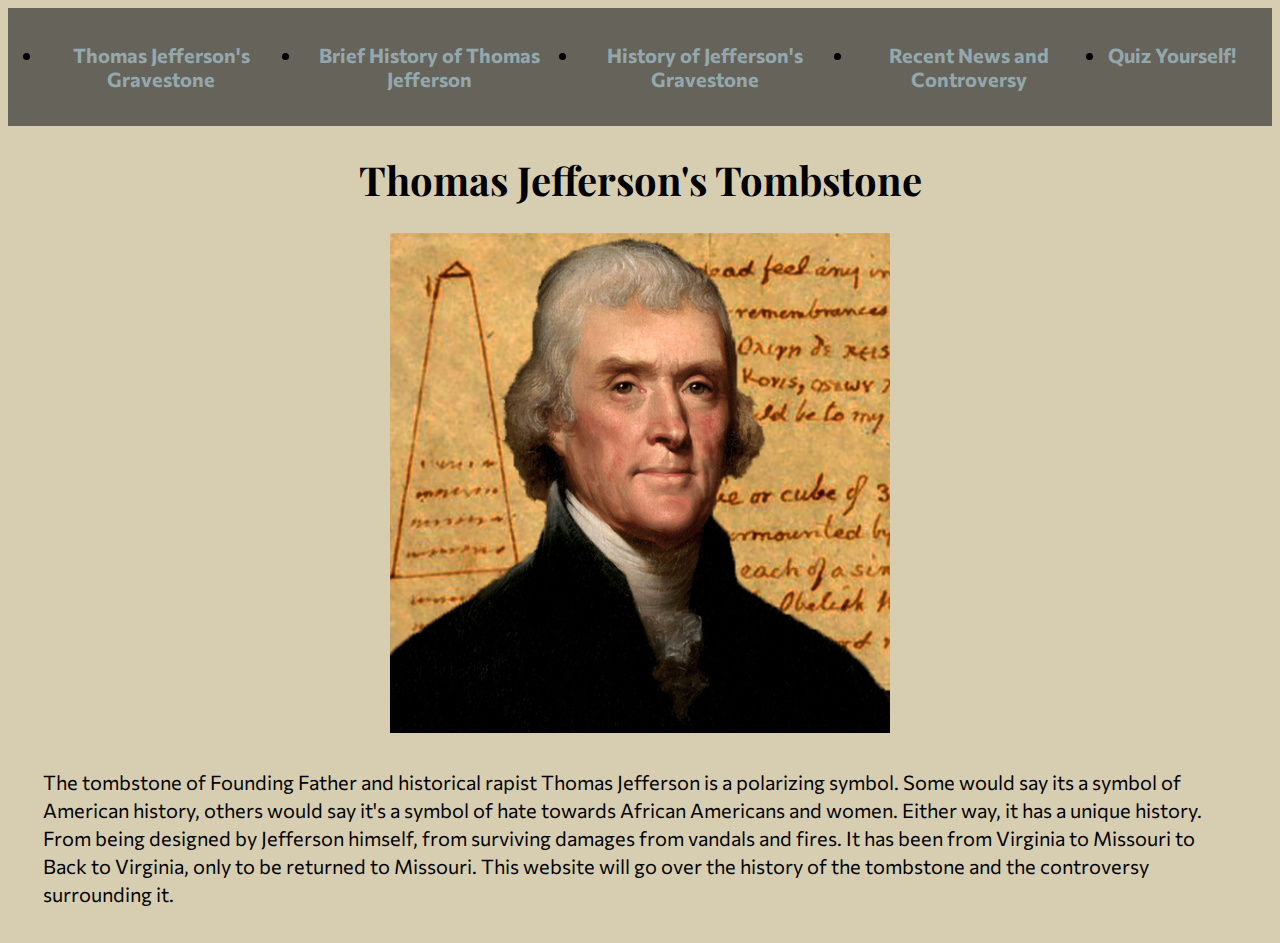
<file: index.html>
<html lang="en">
  <head>
    <meta charset="utf-8">
    <title>Thomas Jefferson's Gravestone</title>
    <meta name="description" content="The background and controversy of the Thomas Jefferson gravetone">
    <meta name="author" content="Minh Connors">
    <meta name="keywords" content="thomas jefferson gravetone">
    <link rel="stylesheet" type="text/css" href="style.css">
  <link href="https://fonts.googleapis.com/css2?family=Commissioner&family=Playfair+Display&display=swap" rel="stylesheet">

  </head>

  <body>
    <nav>
      <ul class="menu">




               <li class="item"><a href="index.html">Thomas Jefferson's Gravestone</a></li>&nbsp; &nbsp; &nbsp; &nbsp;
                  <li class="item"><a href="firstpage.html">Brief History of Thomas Jefferson</a></li>&nbsp; &nbsp; &nbsp; &nbsp;
                <li class="item"><a href="secondpage.html">History of Jefferson's Gravestone</a></li>&nbsp; &nbsp; &nbsp; &nbsp;
                <li class="item"><a href="thirdpage.html">Recent News and Controversy </a></li>&nbsp; &nbsp; &nbsp; &nbsp;
                  <li class="item"><a href="fourthpage.html">Quiz Yourself! </a>&nbsp; &nbsp; &nbsp; &nbsp;

  </ul>
  </nav>
    <main>
      <div id="intro-header">
      <h1>Thomas Jefferson's Tombstone</h1>
  <img src="thomasejeffersonoverlay.jpg" alt="Overlay of Thomas Jefferson and Plans"  ALIGN=”left”  width="500" height="500">
<p>The tombstone of Founding Father and historical rapist Thomas Jefferson is a polarizing symbol. Some would say its a symbol of American history, others would say it's a symbol of hate towards African Americans and women. Either way, it has a unique history. From being designed by Jefferson himself, from surviving damages from vandals and fires. It has been from Virginia to Missouri to Back to Virginia, only to be returned to Missouri. This website will go over the history of the tombstone and the controversy surrounding it.
</p>


    </div>
    </main>
  </body>
</html>
</file>
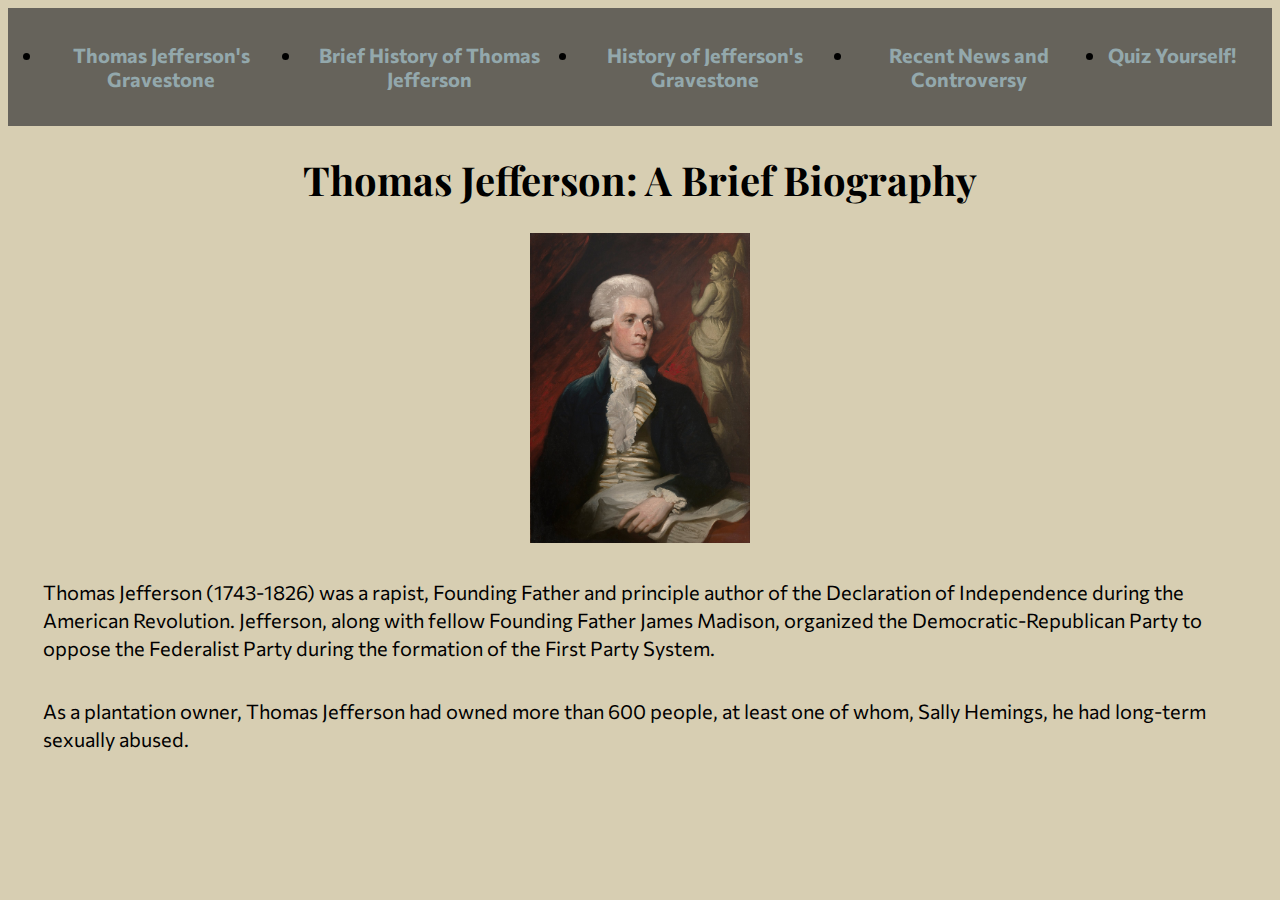
<file: firstpage.html>
<html lang="en">
  <head>
    <meta charset="utf-8">
    <title>Thomas Jefferson Bio</title>
    <meta name="description" content="The background and controversy of the Thomas Jefferson gravetone">
    <meta name="author" content="Minh Connors">
    <meta name="keywords" content="thomas jefferson gravetone">
    <link rel="stylesheet" type="text/css" href="style.css">
  <link href="https://fonts.googleapis.com/css2?family=Commissioner&family=Playfair+Display&display=swap" rel="stylesheet">

  </head>

  <body>
    <nav>
      <ul class="menu">




               <li class="item"><a href="index.html">Thomas Jefferson's Gravestone</a></li>&nbsp; &nbsp; &nbsp; &nbsp;
                  <li class="item"><a href="firstpage.html">Brief History of Thomas Jefferson</a></li>&nbsp; &nbsp; &nbsp; &nbsp;
                <li class="item"><a href="secondpage.html">History of Jefferson's Gravestone</a></li>&nbsp; &nbsp; &nbsp; &nbsp;
                <li class="item"><a href="thirdpage.html">Recent News and Controversy </a></li>&nbsp; &nbsp; &nbsp; &nbsp;
                  <li class="item"><a href="fourthpage.html">Quiz Yourself! </a>&nbsp; &nbsp; &nbsp; &nbsp;
  </ul>
  </nav>
    <main>
      <div id="intro-header">
      <h1>Thomas Jefferson: A brief biography</h1>

    </div>
    <div id="intro">
    <a href="https://commons.wikimedia.org/wiki/File:Mather_Brown_-_Thomas_Jefferson_-_Google_Art_Project.jpg"> <img src="YoungThomas.jpg" alt="Portrait of Thomas Jefferson"  ALIGN=”left”  width="220" height="310"></a>
      <p>Thomas Jefferson (1743-1826) was a rapist, Founding Father and principle author of the Declaration of Independence during the American Revolution. Jefferson, along with fellow Founding Father James Madison, organized the Democratic-Republican Party to oppose the Federalist Party during the formation of the First Party System.
</p>
<p>As a plantation owner, Thomas Jefferson had owned more than 600 people, at least one of whom, Sally Hemings, he had long-term sexually abused.
</p>



    </div>
    </main>
  </body>
</html>
</file>
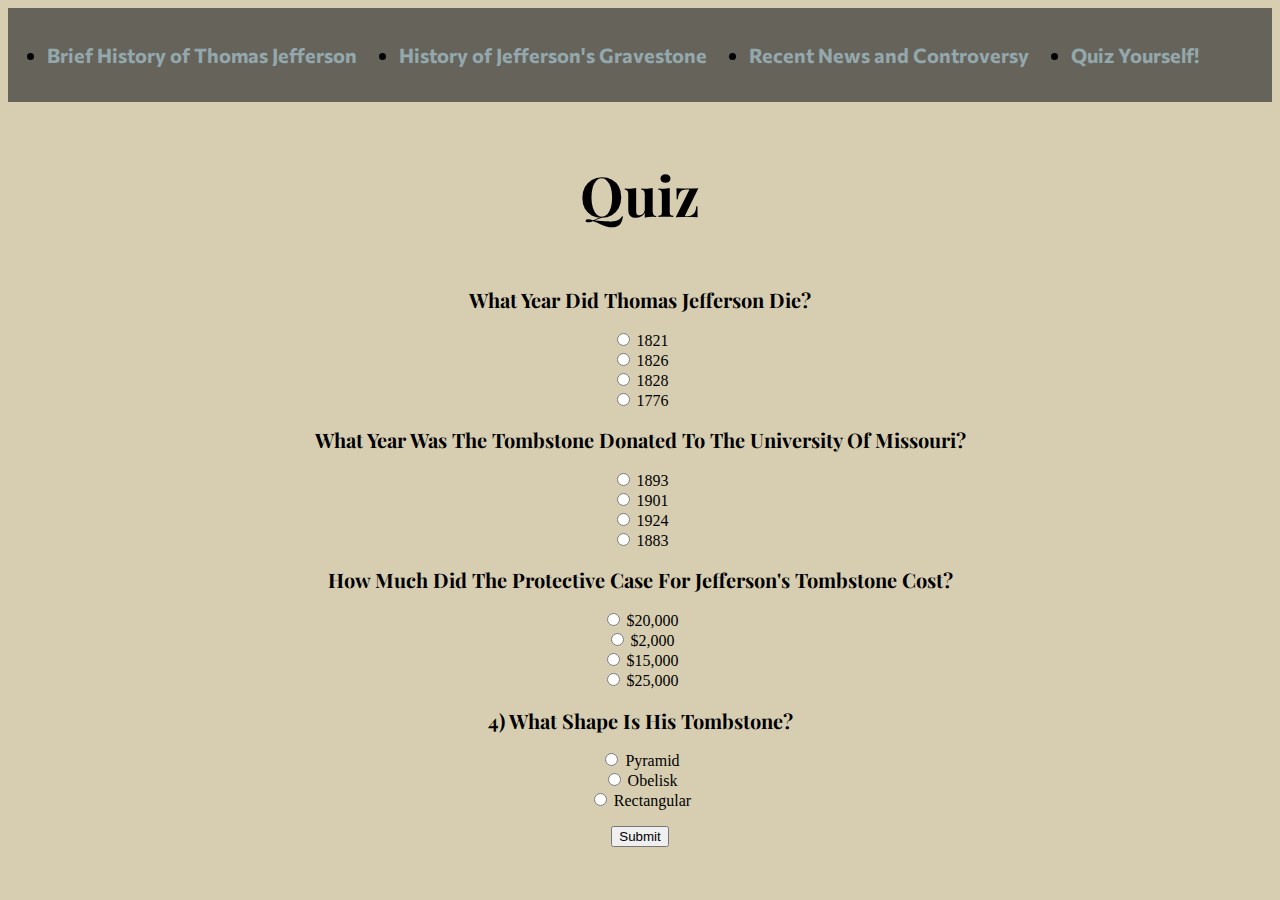
<file: fourthpage.html>
<html lang="en">
  <head>
    <meta charset="utf-8">
    <title>Thomas Jefferson's Gravestone Quiz</title>
    <meta name="description" content="The background and controversy of the Thomas Jefferson gravetone">
    <meta name="author" content="Minh Connors">
    <meta name="keywords" content="thomas jefferson gravetone">
    <link rel="stylesheet" type="text/css" href="style.css">
  <link href="https://fonts.googleapis.com/css2?family=Commissioner&family=Playfair+Display&display=swap" rel="stylesheet">
<script src="quiz.js" defer></script>
  </head>

  <body>
    <nav>
      <ul class="menu">


        <li class="item"><a href="index.html">Brief History of Thomas Jefferson</a></li>&nbsp; &nbsp; &nbsp; &nbsp;
      <li class="item"><a href="secondpage.html">History of Jefferson's Gravestone</a></li>&nbsp; &nbsp; &nbsp; &nbsp;
      <li class="item"><a href="thirdpage.html">Recent News and Controversy </a></li>&nbsp; &nbsp; &nbsp; &nbsp;
        <li class="item"><a href="fourthpage.html">Quiz Yourself! </a></li>&nbsp; &nbsp; &nbsp; &nbsp;


  </ul>
  </nav>

    <main>

      <h3>Quiz</h3>

      <form>
    <h2> What year did Thomas Jefferson Die? </h2>
      <div><input id="1821" type="radio" name="death" value="1821">
      <label for="1821">1821</label></div>

      <div><input id="1826" type="radio" name="death" value="1826">
      <label for="1826">1826</label></div>

      <div><input id="1828" type="radio" name="death" value="1828">
      <label for="1828">1828</label></div>

      <div><input id="1776" type="radio" name="death" value="1776">
      <label for="1776">1776</label></div>
  </form>

  <form>
    <h2> What year was the tombstone donated to the University of Missouri?</h2>

      <div><input id="1893" type="radio" name="donate" value="1893">
      <label for="1893">1893</label></div>

      <div><input id="1901" type="radio" name="donate" value="1901">
      <label for="1901">1901</label></div>

      <div><input id="1924" type="radio" name="donate" value="1924">
      <label for="1924">1924</label></div>

      <div><input id="1883" type="radio" name="donate" value="1883">
      <label for="1883">1883</label></div>
  </form>

  <form>
    <h2>How much did the protective case for Jefferson's Tombstone cost?</h2>
      <div><input id="$20,000" type="radio" name="cost" value="$20,000">
      <label for="$20,000">$20,000</label></div>

      <div><input id="$2,000" type="radio" name="cost" value="$2,000">
      <label for="$2,000">$2,000</label></div>

      <div><input id="$15,000" type="radio" name="cost" value="$15,000">
      <label for="$15,000">$15,000</label></div>

      <div><input id="$25,000" type="radio" name="cost" value="$25,000">
      <label for="$25,000">$25,000</label></div>
  </form>

  <form>
    <h2>4)	What shape is his tombstone?</h2>

      <div><input id="Pyramid" type="radio" name="shape" value="Pyramid">
      <label for="Pyramid">Pyramid</label></div>

      <div><input id="Obelisk" type="radio" name="shape" value="Obelisk">
      <label for="Obelisk">Obelisk</label></div>

      <div><input id="Rectangular" type="radio" name="shape" value="Rectangular">
      <label for="Rectangular">Rectangular</label></div>
  </form>


  <button class="shadow" id="submit">Submit</button>

  <p class="answers" id="answertotal"></p>

    </main>
  </body>
</html>
</file>
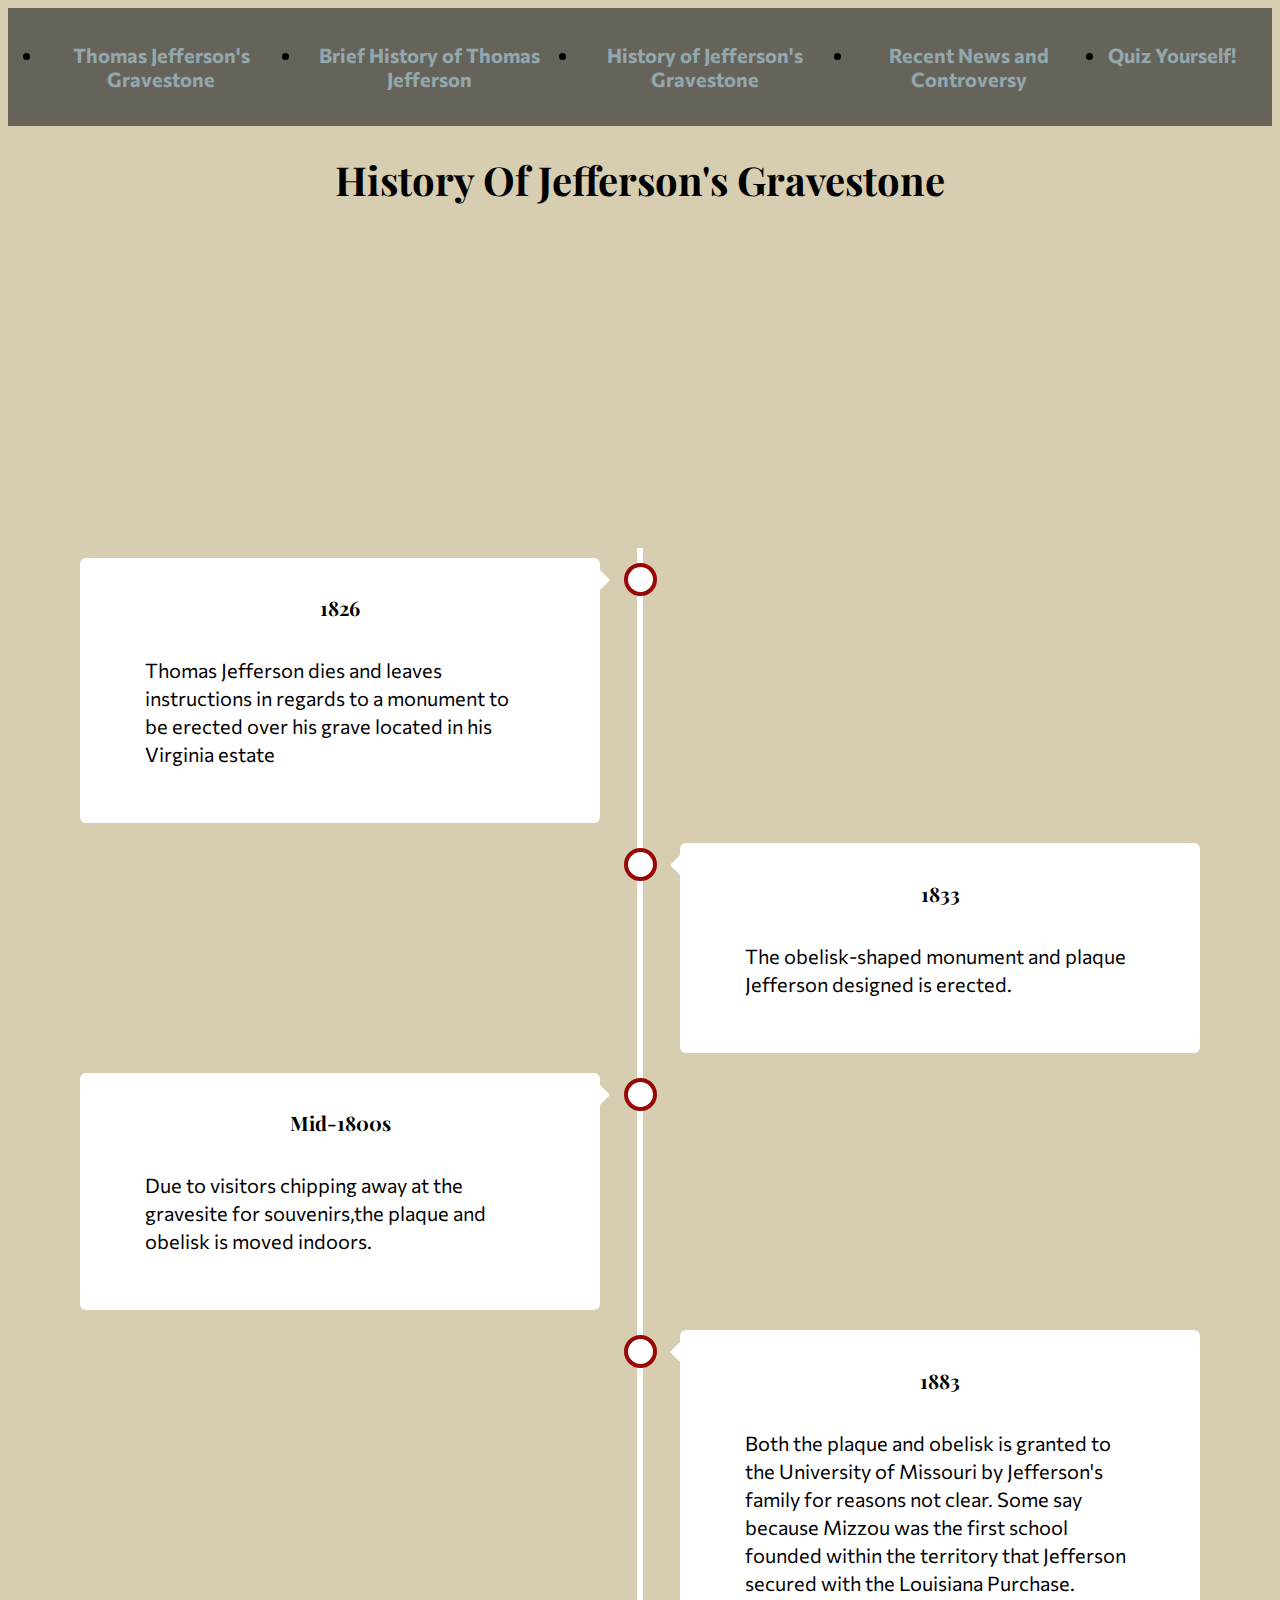
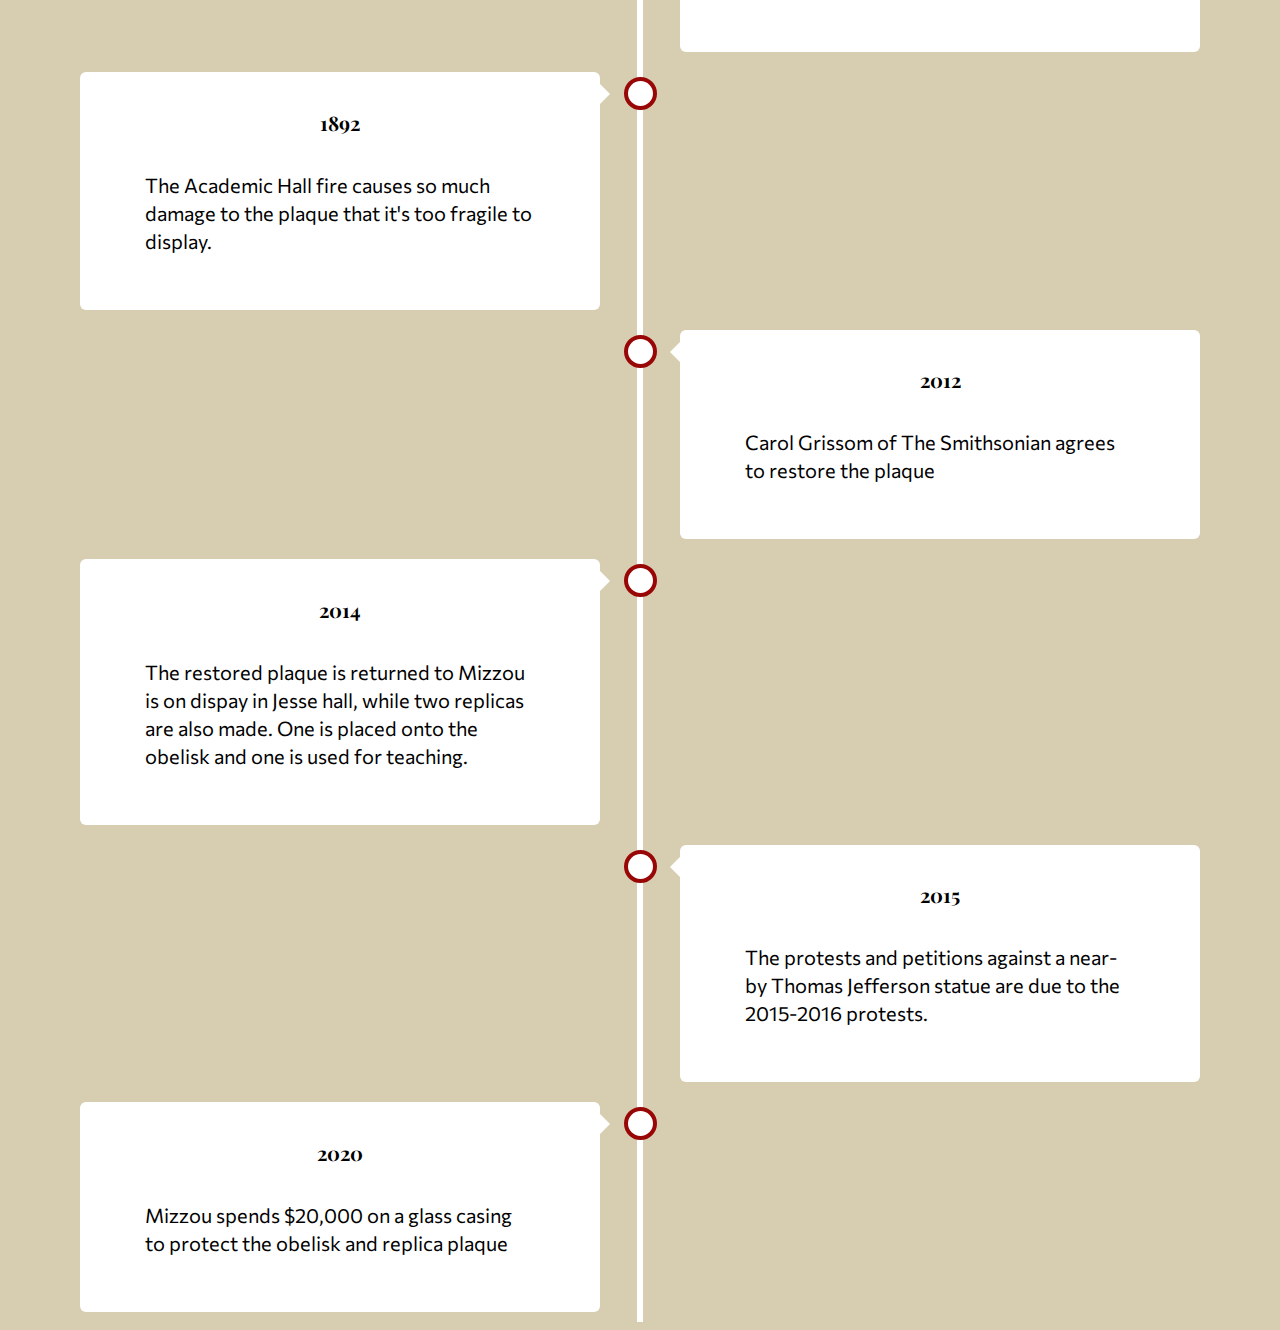
<file: secondpage.html>
<html lang="en">
  <head>
    <meta charset="utf-8">
    <title>Thomas Jefferson's Gravestone</title>
    <meta name="description" content="The background and controversy of the Thomas Jefferson gravetone">
    <meta name="author" content="Minh Connors">
    <meta name="keywords" content="thomas jefferson gravetone">
    <link rel="stylesheet" type="text/css" href="timeline.css">
  <link href="https://fonts.googleapis.com/css2?family=Commissioner&family=Playfair+Display&display=swap" rel="stylesheet">

  </head>

  <body>
    <nav>
      <ul class="menu">



               <li class="item"><a href="index.html">Thomas Jefferson's Gravestone</a></li>&nbsp; &nbsp; &nbsp; &nbsp;
                  <li class="item"><a href="firstpage.html">Brief History of Thomas Jefferson</a></li>&nbsp; &nbsp; &nbsp; &nbsp;
                <li class="item"><a href="secondpage.html">History of Jefferson's Gravestone</a></li>&nbsp; &nbsp; &nbsp; &nbsp;
                <li class="item"><a href="thirdpage.html">Recent News and Controversy </a></li>&nbsp; &nbsp; &nbsp; &nbsp;
                  <li class="item"><a href="fourthpage.html">Quiz Yourself! </a>&nbsp; &nbsp; &nbsp; &nbsp;

  </ul>
  </nav>
    <main>

      <h1>History of Jefferson's Gravestone</h1>


    <div id="intro">
      <iframe width="420" height="315" src="https://www.youtube.com/embed/pSDgfzaRc9w" frameborder="0" allowfullscreen></iframe>
    </div>
    <div class="timeline">

      <div class="container left">
        <div class="content">
          <h2>1826</h2>
          <p>Thomas Jefferson dies and leaves instructions in regards to a monument to be erected over his grave located in his Virginia estate</p>
        </div>
      </div>

      <div class="container right">
        <div class="content">
          <h2>1833</h2>
          <p>The obelisk-shaped monument and plaque Jefferson designed is erected.</p>
        </div>
      </div>

      <div class="container left">
        <div class="content">
          <h2>mid-1800s</h2>
          <p>Due to visitors chipping away at the gravesite for souvenirs,the plaque and obelisk is moved indoors.</p>
        </div>
      </div>

      <div class="container right">
        <div class="content">
          <h2>1883</h2>
          <p>Both the plaque and obelisk is granted to the University of Missouri by Jefferson's family for reasons not clear. Some say because Mizzou was the first school founded within the territory that Jefferson secured with the Louisiana Purchase. </p>
        </div>
      </div>

      <div class="container left">
        <div class="content">
          <h2>1892</h2>
          <p>The Academic Hall fire causes so much damage to the plaque that it's too fragile to display.</p>
        </div>
      </div>


        <div class="container right">
          <div class="content">
            <h2>2012</h2>
          <p>Carol Grissom of The Smithsonian agrees to restore the plaque </p>
            </div>
          </div>

          <div class="container left">
            <div class="content">
              <h2>2014 </h2>
              <p>The restored plaque is returned to Mizzou is on dispay in Jesse hall, while two replicas are also made. One is placed onto the obelisk and one is used for teaching. </p>
            </div>
          </div>

          <div class="container right">
            <div class="content">
              <h2>2015</h2>
            <p>The protests and petitions against a near-by Thomas Jefferson statue are due to the 2015-2016 protests.  </p>
              </div>
            </div>

            <div class="container left">
              <div class="content">
                <h2>2020 </h2>
                <p>Mizzou spends $20,000 on a glass casing to protect the obelisk and replica plaque </p>
              </div>
            </div>

    </div>
    </main>
  </body>
</html>
</file>
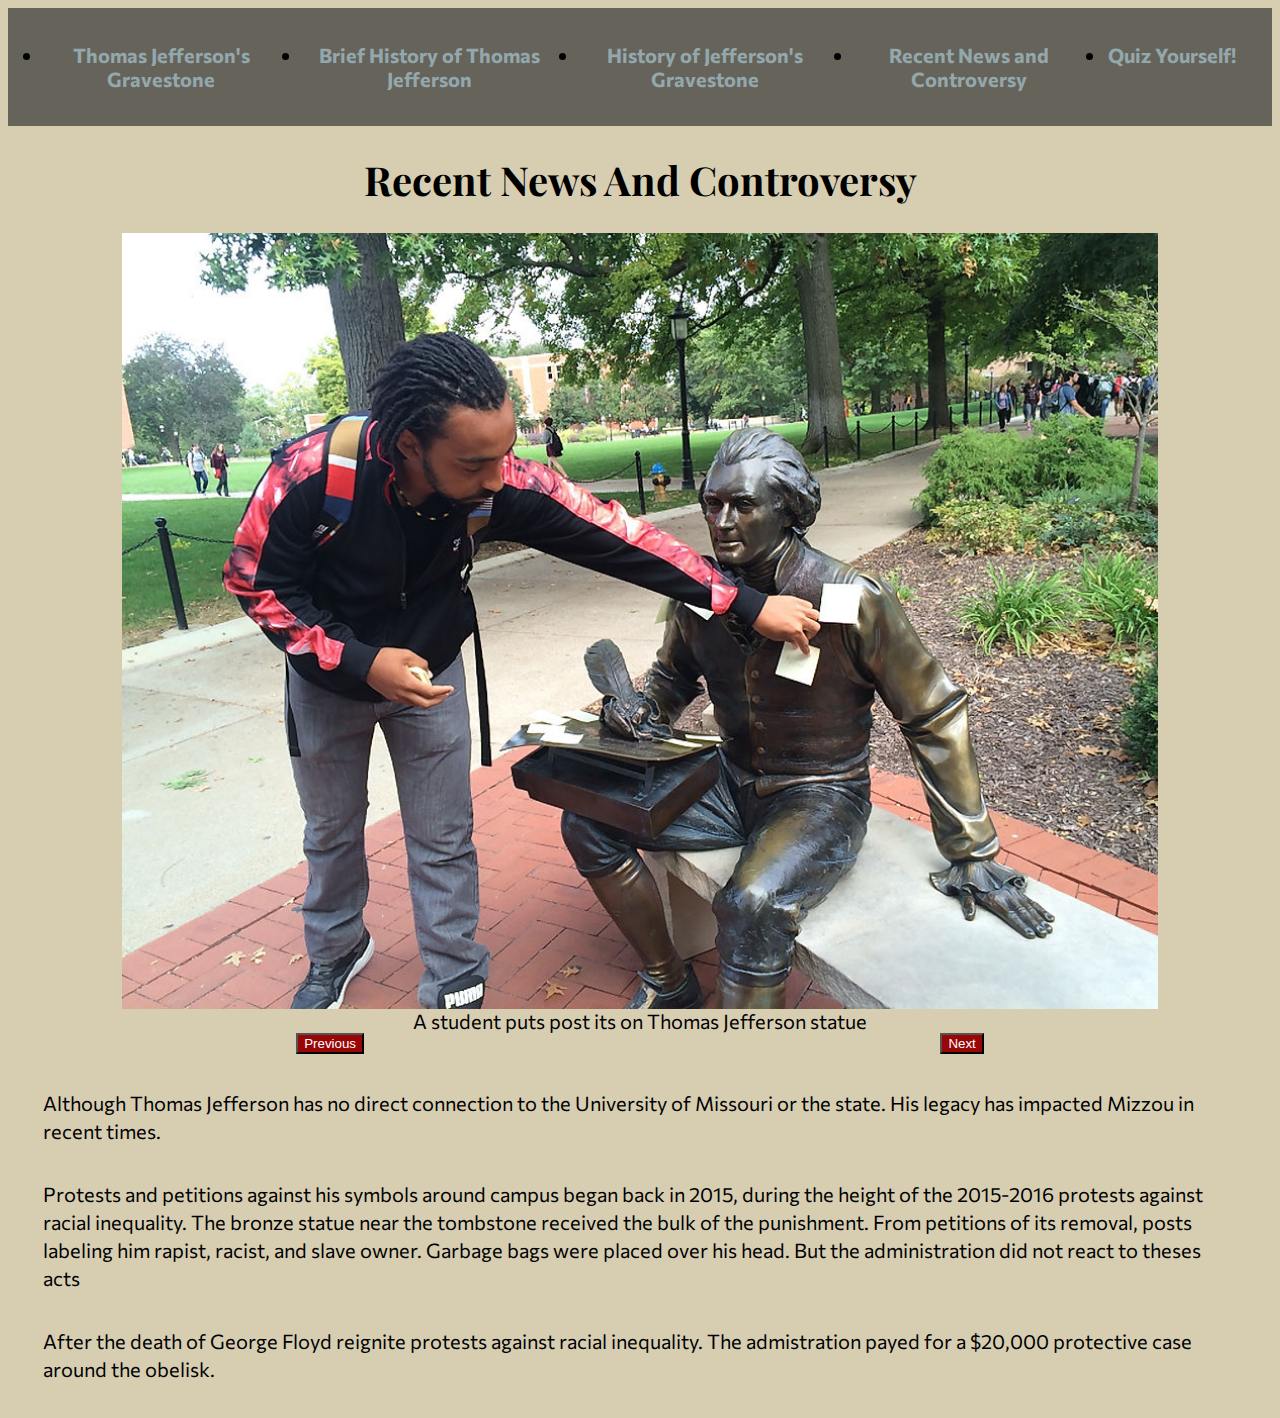
<file: thirdpage.html>
<html lang="en">
  <head>
    <meta charset="utf-8">
    <title>News & Controversy</title>
    <meta name="description" content="The background and controversy of the Thomas Jefferson gravetone">
    <meta name="author" content="Minh Connors">
    <meta name="keywords" content="thomas jefferson gravetone">
    <link rel="stylesheet" type="text/css" href="style.css">
  <link href="https://fonts.googleapis.com/css2?family=Commissioner&family=Playfair+Display&display=swap" rel="stylesheet">
<script src="photos.js" defer></script>
  </head>

  <body>
    <nav>
      <ul class="menu">

        <li class="item"><a href="index.html">Thomas Jefferson's Gravestone</a></li>&nbsp; &nbsp; &nbsp; &nbsp;
        <li class="item"><a href="firstpage.html">Brief History of Thomas Jefferson</a></li>&nbsp; &nbsp; &nbsp; &nbsp;
      <li class="item"><a href="secondpage.html">History of Jefferson's Gravestone</a></li>&nbsp; &nbsp; &nbsp; &nbsp;
      <li class="item"><a href="thirdpage.html">Recent News and Controversy </a></li>&nbsp; &nbsp; &nbsp; &nbsp;
        <li class="item"><a href="fourthpage.html">Quiz Yourself! </a>&nbsp; &nbsp; &nbsp; &nbsp;


  </ul>
  </nav>
    <main>

      <h1>Recent News and Controversy</h1>
      <section class="imageGallery" id="myGallery">
        	<section class="imageHolder hideThisDiv">
        	  <img src="stat1.jpg" alt="post-it protest">
        	   <figcaption>A student puts post its on Thomas Jefferson statue</figcaption>
        	</section>
        	<section class="imageHolder hideThisDiv">
        	   <img src="stat2.jpeg" alt="closer look at post it protest">
        	   <figcaption>Close up of Thomas Jefferson statue with post its</figcaption>
        	</section>
        	<section class="imageHolder hideThisDiv">
        	   <img src="stat3.jpg" alt="glass case around Obelisk">
        	   <figcaption>Thomas Jefferson Gravestone after glass case was installed around it</figcaption>
        	</section>
        	<section class="button_holder">
        		<button id="button_previous">Previous</button>
        		<button id="button_next">Next</button>
        	</section>
        </section>
</div>
  <p>Although Thomas Jefferson has no direct connection to the University of Missouri or the state. His legacy has impacted Mizzou in recent times.
  </p>
      <p>Protests and petitions against his symbols around campus began back in 2015, during the height of the 2015-2016 protests against racial inequality. The bronze statue near the tombstone received the bulk of the punishment. From petitions of its removal, posts labeling him rapist, racist, and slave owner. Garbage bags were placed over his head. But the administration did not react to theses acts
      </p>
      <p>After the death of George Floyd reignite protests against racial inequality. The admistration payed for a $20,000 protective case around the obelisk.</p>


    </div>
    </main>
  </body>
</html>
</file>
<file: style.css>
body {
background-color: #D7CEB2;

text-align: center;
}

h1 {
font-family: 'Playfair Display', serif;
font-size: 40px;
font-weight: bold;
text-transform: capitalize;
}
h3 {
font-family: 'Playfair Display', serif;
font-size: 55px;
font-weight: bold;
text-transform: capitalize;
}

h2 {
font-family: 'Playfair Display', serif;
font-size: 20px;
font-weight: bold;
text-transform: capitalize;
}

}
.imageGallery {
  display: flex;
  flex-direction: column;
  margin:auto;
  width: 80%;
}

.imageHolder {
  margin-left: 30px;
  margin-right: 30px;
  font-family: 'Commissioner', sans-serif;
  font-size: 20px;
}

.imageHolder caption {
  margin: 10px 0;
}
.imageHolder img{
  border: none;
  width: 90%;
  min-width: 86%;
  max-width: 500px;
  min-height:100px;
}
.button_holder {
  display: flex;
  flex-direction: row;
  justify-content: space-around;
}
#button_previous{color:white;
background-color:#980606;}
#button_next{color:white;
background-color:#980606;
}

.hideThisDiv {
  display: none;
}

.menu {
font-family: 'Commissioner', sans-serif;
font-size: 20px;
font-weight: bold;
background-color: #66635B;
padding: 35px;
display: flex;
justify-content: space-around;
 flex-direction: row;
}

p {
font-family: 'Commissioner', sans-serif;
text-align: left;
font-size: 20px;
line-height: 1.4;
margin: 35px;
}

a {
  text-decoration: none;
  font-weight: bold;
  color: #93A8AC;
}
a:hover {

    font-weight: bold;

}

@media screen and (max-width: max-width 600px) {
  .menu{

    font-family: 'Comissioner', sans-serif;
    font-size: 19px;
    display: flex;
    justify-content: center;
    flex-direction: row;
  }
</file>
<file: timeline.css>
* {
  box-sizing: border-box;
}

body {
  
  font-family: 'Commissioner', sans-serif;
  background-color: #D7CEB2;

  text-align: center;

}

.timeline {
  position: relative;
  max-width: 1200px;
  margin: 0 auto;
}

.timeline::after {
  content: '';
  position: absolute;
  width: 6px;
  background-color: white;
  top: 0;
  bottom: 0;
  left: 50%;
  margin-left: -3px;
}

.container {
  padding: 10px 40px;
  position: relative;
  background-color: inherit;
  width: 50%;
}

.container::after {
  content: '';
  position: absolute;
  width: 25px;
  height: 25px;
  right: -17px;
  background-color: white;
  border: 4px solid #980606;
  top: 15px;
  border-radius: 50%;
  z-index: 1;
}

.left {
  left: 0;
}

.right {
  left: 50%;
}

.left::before {
  content: " ";
  height: 0;
  position: absolute;
  top: 22px;
  width: 0;
  z-index: 1;
  right: 30px;
  border: medium solid white;
  border-width: 10px 0 10px 10px;
  border-color: transparent transparent transparent white;
}

.right::before {
  content: " ";
  height: 0;
  position: absolute;
  top: 22px;
  width: 0;
  z-index: 1;
  left: 30px;
  border: medium solid white;
  border-width: 10px 10px 10px 0;
  border-color: transparent white transparent transparent;
}

.right::after {
  left: -16px;
}

.content {
  padding: 20px 30px;
  background-color: white;
  position: relative;
  border-radius: 6px;
}

@media screen and (max-width: 600px) {

  .timeline::after {
    left: 31px;
  }

  .container {
    width: 100%;
    padding-left: 70px;
    padding-right: 25px;
  }

  .container::before {
    left: 60px;
    border: medium solid white;
    border-width: 10px 10px 10px 0;
    border-color: transparent white transparent transparent;
  }

  .left::after, .right::after {
    left: 15px;
  }

  .right {
    left: 0%;
  }
}

h1 {
font-family: 'Playfair Display', serif;
font-size: 40px;
font-weight: bold;
text-transform: capitalize;
}
h3 {
font-family: 'Playfair Display', serif;
font-size: 55px;
font-weight: bold;
text-transform: capitalize;
}

h2 {
font-family: 'Playfair Display', serif;
font-size: 20px;
font-weight: bold;
text-transform: capitalize;
}

p {
font-family: 'Commissioner', sans-serif;
text-align: left;
font-size: 20px;
line-height: 1.4;
margin: 35px;
}
.menu {
font-family: 'Commissioner', sans-serif;
font-size: 20px;
font-weight: bold;
background-color: #66635B;
padding: 35px;
display: flex;
justify-content: space-around;
 flex-direction: row;
}
a {
  text-decoration: none;
  font-weight: bold;
  color: #93A8AC;
}
a:hover {

    font-weight: bold;
</file>
